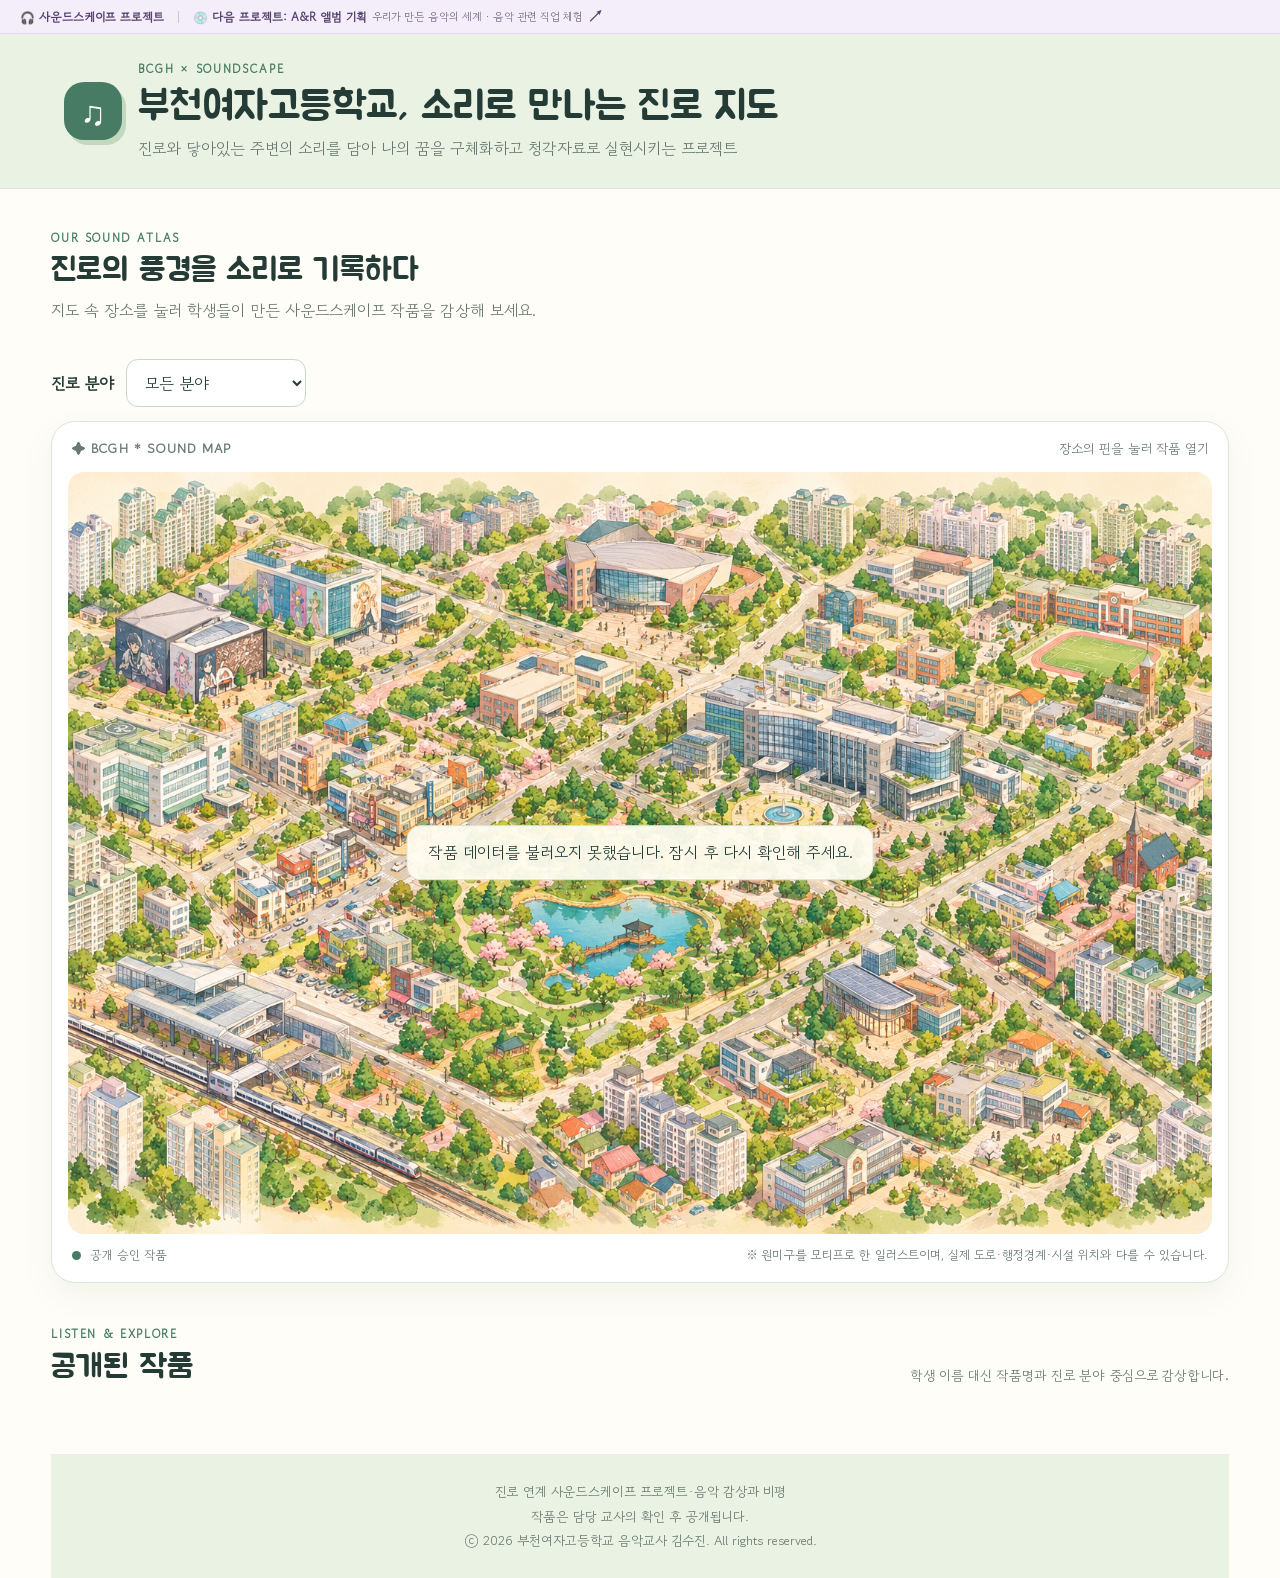
<file: index.html>
<!doctype html>
<html lang="ko">
<head>
  <meta charset="utf-8">
  <meta name="viewport" content="width=device-width, initial-scale=1">
  <meta name="description" content="진로 사운드스케이프 온라인 전시">
  <title>소리로 만나는 진로 지도</title>
  <link rel="stylesheet" href="styles.css">
</head>
<body>
  
<nav class="project-ribbon" aria-label="다른 진로 체험 프로젝트">
  <a href="./index.html" class="ribbon-home">
    🎧 사운드스케이프 프로젝트
  </a>
  <span class="ribbon-divider">|</span>
  <a href="./albums/" class="ribbon-album">
    💿 다음 프로젝트: A&R 앨범 기획
    <span class="ribbon-subtitle">우리가 만든 음악의 세계 · 음악 관련 직업 체험</span>
    <span class="ribbon-arrow">↗</span>
  </a>
</nav>

  <header class="site-header">
    <div class="brand-mark" aria-hidden="true">♫</div>
    <div>
      <p class="eyebrow">BCGH × SOUNDSCAPE</p>
      <h1>부천여자고등학교, 소리로 만나는 진로 지도</h1>
      <p class="subtitle">진로와 닿아있는 주변의 소리를 담아 나의 꿈을 구체화하고 청각자료로 실현시키는 프로젝트</p>
    </div>
  </header>

  </header>

  <main>

  <main>
   <section class="intro" id="soundscape-project">
      <div>
        <p class="section-kicker">OUR SOUND ATLAS</p>
        <h2>진로의 풍경을 소리로 기록하다</h2>
        <p>지도 속 장소를 눌러 학생들이 만든 사운드스케이프 작품을 감상해 보세요.</p>
      </div>
    </section>

    <section class="toolbar" aria-label="작품 필터">
      <label for="careerFilter">진로 분야</label>

<select id="careerFilter">
  <option value="all">모든 분야</option>
  <option value="의료·보건·바이오">의료·보건·바이오</option>
  <option value="교육·사회복지">교육·사회복지</option>
  <option value="공학·기술·IT">공학·기술·IT</option>
  <option value="인문·사회·심리">인문·사회·심리</option>
  <option value="미디어·콘텐츠·광고">미디어·콘텐츠·광고</option>
  <option value="예술·디자인">예술·디자인</option>
  <option value="공공·법률·안전">공공·법률·안전</option>
</select>

      <span id="workCount" class="work-count" aria-live="polite"></span>
    </section>

    <section class="map-frame" aria-label="일러스트 지도와 작품 핀">
      <div class="map-heading">
        <span>✦ BCGH * SOUND MAP</span>
        <span class="map-hint">장소의 핀을 눌러 작품 열기</span>
      </div>
      <div class="map-canvas" id="mapCanvas">
        <img class="map-art" src="assets/illustrated-map.png" alt="부천 원미구의 도심과 공원, 문화시설을 모티프로 만든 일러스트 지도">
        <div id="pinLayer" class="pin-layer"></div>
        <div id="emptyMessage" class="empty-message" hidden>이 분야에 등록된 작품이 아직 없어요.</div>
      </div>
      <div class="map-legend">
        <span><i class="legend-dot"></i> 공개 승인 작품</span>
        <span>※ 원미구를 모티프로 한 일러스트이며, 실제 도로·행정경계·시설 위치와 다를 수 있습니다.</span>
      </div>
    </section>

    <section class="works-section">
      <div class="section-title-row">
        <div>
          <p class="section-kicker">LISTEN & EXPLORE</p>
          <h2>공개된 작품</h2>
        </div>
        <p class="small-note">학생 이름 대신 작품명과 진로 분야 중심으로 감상합니다.</p>
      </div>
      <div id="workList" class="work-list"></div>
    </section>
  </main>

  <footer>
    <p>진로 연계 사운드스케이프 프로젝트·음악 감상과 비평</p>
    <p>작품은 담당 교사의 확인 후 공개됩니다.</p>
    <p>ⓒ 2026 부천여자고등학교 음악교사 김수진. All rights reserved.</p>
  </footer>

  <dialog id="workDialog" class="work-dialog">
    <button id="closeDialog" class="close-button" aria-label="팝업 닫기">×</button>
    <p id="dialogCareer" class="dialog-career"></p>
    <h2 id="dialogTitle"></h2>
    <p id="dialogPlace" class="dialog-place"></p>
    <div id="videoArea" class="video-area"></div>
    <h3>작품 기획 의도</h3>
    <p id="dialogDescription" class="dialog-description"></p>

    <p class="dialog-credit">작품 정보는 교사 검토 후 공개되었습니다.</p>
  </dialog>

  <script src="works.js"></script>
  <script src="app.js"></script>
</body>
</html>
</file>
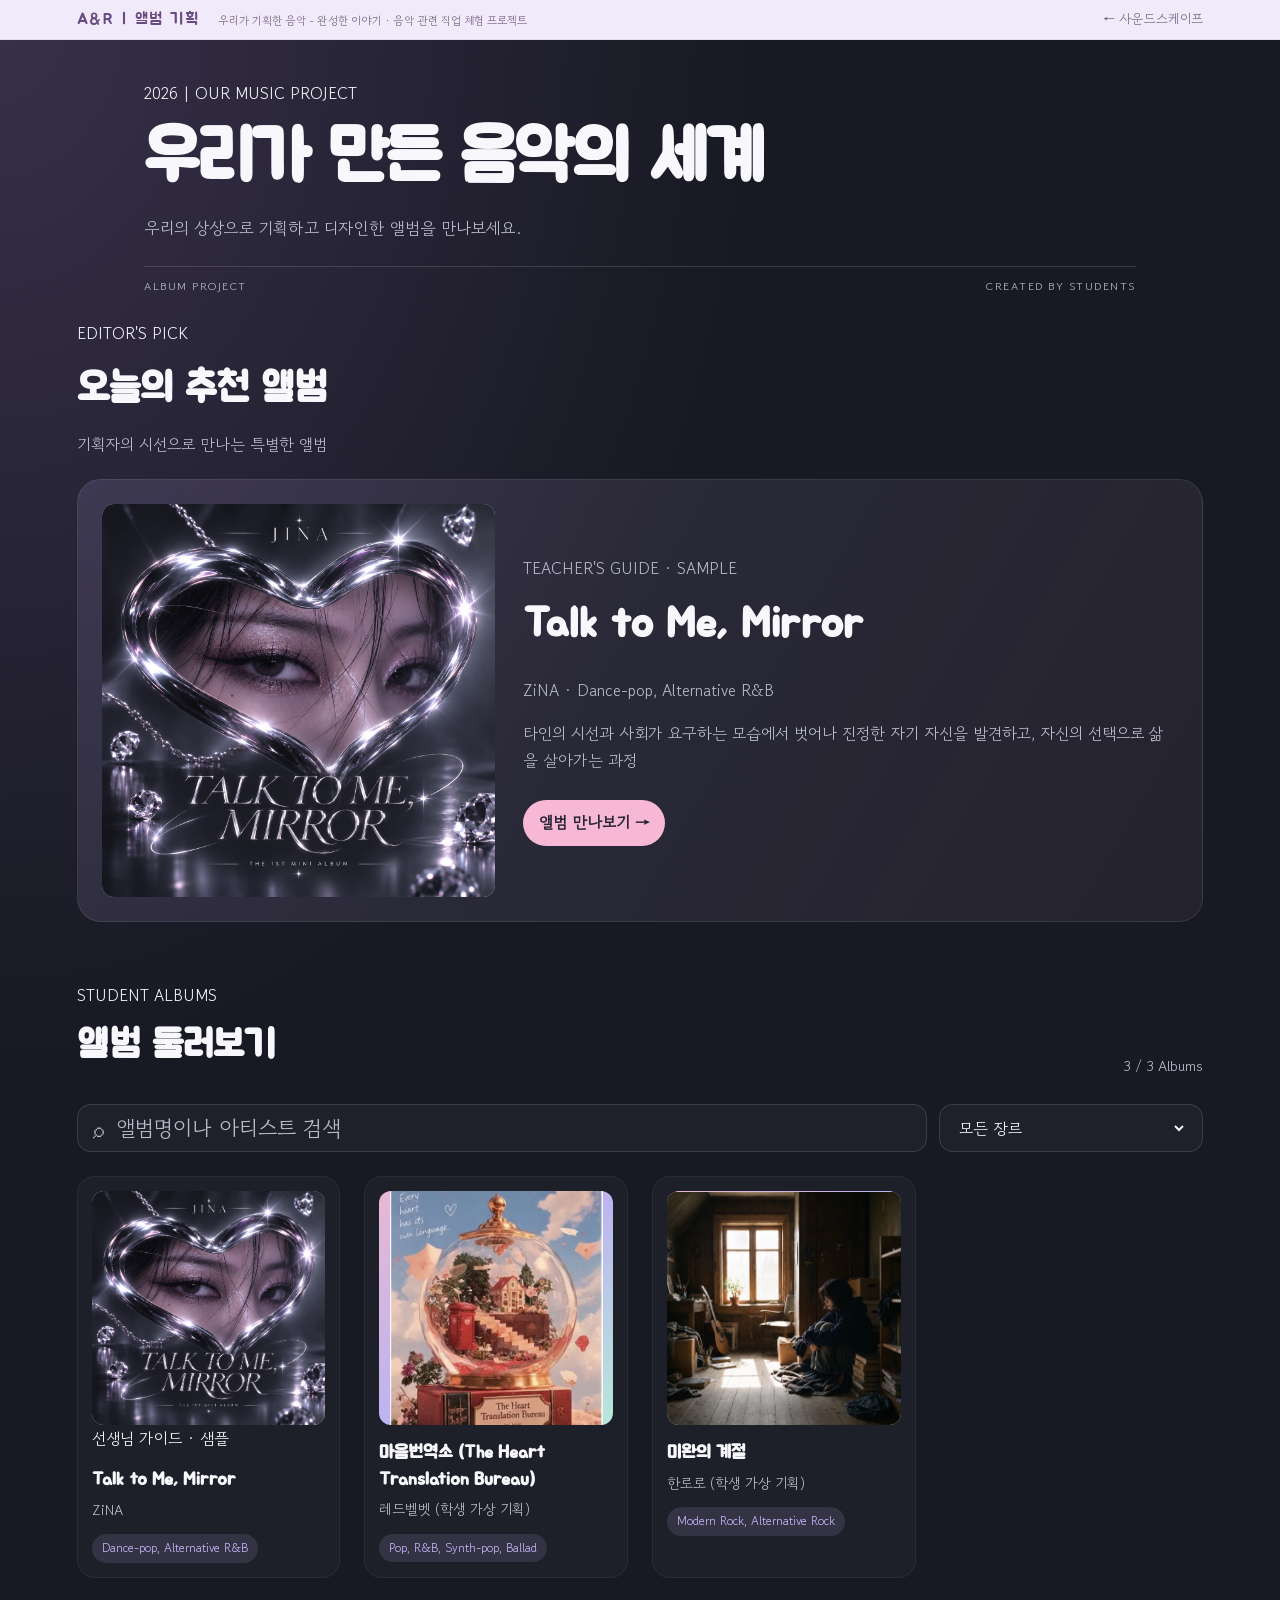
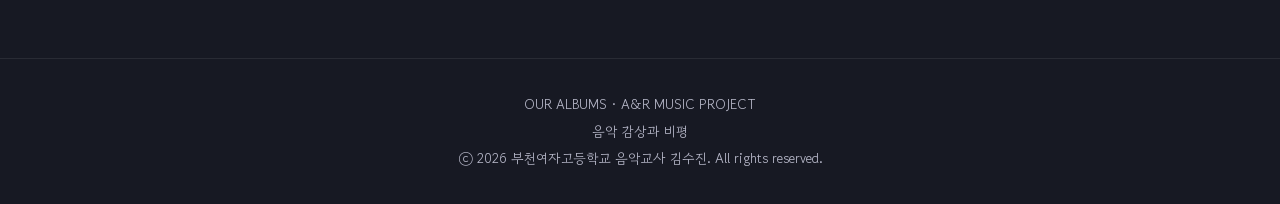
<file: albums/index.html>
<!DOCTYPE html>
<html lang="ko">
<head>
  <meta charset="UTF-8">
  <meta name="viewport" content="width=device-width, initial-scale=1.0">
  <meta name="theme-color" content="#171923">
  <title> A&R 체험 앨범 기획 프로젝트</title>
  <link rel="stylesheet" href="./style.css">
</head>
<body>

  <header class="album-header">
    <a class="brand" href="./index.html">
     A&R | 앨범 기획
      <span class="ribbon-subtitle">우리가 기획한 음악 - 완성한 이야기 · 음악 관련 직업 체험 프로젝트 </span>
    </a>

    <a class="home-link" href="../index.html">
      ← 사운드스케이프
    </a>
  </header>

  <main>
    <section class="album-hero">
      <p class="eyebrow">2026 | OUR MUSIC PROJECT</p>

      <h1>우리가 만든 음악의 세계</h1>

      <p class="hero-description">
        우리의 상상으로 기획하고 디자인한 앨범을 만나보세요.
      </p>

      <div class="hero-bottom">
        <span>ALBUM PROJECT</span>
        <span>CREATED BY STUDENTS</span>
      </div>
    </section>


<section id="featured-section" class="featured-section">
  <div class="featured-heading">
    <p class="eyebrow">EDITOR'S PICK</p>
    <h2>오늘의 추천 앨범</h2>
    <p>기획자의 시선으로 만나는 특별한 앨범</p>
  </div>
  <div id="featured-album"></div>
</section>

    <section class="album-section">
      <div class="section-heading">
        <div>
          <p class="eyebrow">STUDENT ALBUMS</p>
          <h2>앨범 둘러보기</h2>
        </div>
        <span id="album-count">0 Albums</span>
      </div>

<div class="album-controls">
  <label class="search-box">
    <span class="sr-only">앨범 검색</span>
    <span aria-hidden="true">⌕</span>
    <input
      id="album-search"
      type="search"
      placeholder="앨범명이나 아티스트 검색"
      autocomplete="off"
    >
  </label>

  <label class="filter-box">
    <span class="sr-only">장르 선택</span>
    <select id="genre-filter">
      <option value="all">모든 장르</option>
    </select>
  </label>
</div>

      <div id="album-list" class="album-grid"></div>

      <p id="empty-message" class="empty-message">
        첫 번째 앨범을 준비하고 있어요.
      </p>
    </section>

    <section id="album-detail" class="album-detail" hidden>
      <button id="close-detail" class="back-button" type="button">
        ← 앨범 목록으로
      </button>
      <div id="detail-content"></div>
    </section>
  </main>

  <footer class="album-footer">
    <p>OUR ALBUMS · A&R MUSIC PROJECT</p>
    <p>음악 감상과 비평</p>
    <p>ⓒ 2026 부천여자고등학교 음악교사 김수진. All rights reserved.</p>
  </footer>

  <script src="./app.js"></script>
</body>
</html>
</file>
<file: styles.css>
@import url('https://fonts.googleapis.com/css2?family=Gowun+Dodum&family=Jua&display=swap');

:root {
--ink: #243b36;
--muted: #687a70;
--paper: #fffdf7;
--green: #477b63;
--green-dark: #2d5946;
--peach: #f2b48d;
--line: #dce5d8;
--card: #ffffff;
}
* { box-sizing: border-box; }
body {
margin: 0; background: var(--paper); color: var(--ink);
font-family: "Gowun Dodum", sans-serif; line-height: 1.6;
}
.site-header {
display: flex; align-items: center; gap: 16px; padding: 26px max(5vw, 20px);
background: #eaf2e4; border-bottom: 1px solid var(--line);
}
.brand-mark {
width: 58px; height: 58px; border-radius: 20px; display: grid; place-items: center;
background: var(--green); color: white; font-size: 34px; box-shadow: 4px 5px 0 #c4d8bd;
}
.eyebrow, .section-kicker { margin: 0 0 4px; letter-spacing: .14em; color: var(--green); font-size: .74rem; font-weight: bold; }
h1, h2, h3, p { margin-top: 0; }
h1, h2 { font-family: "Jua", sans-serif; font-weight: 400; line-height: 1.2; }
h1 { font-size: clamp(1.65rem, 4vw, 2.5rem); margin-bottom: 5px; }
.subtitle { margin: 0; color: var(--muted); }
main { width: min(1180px, 92vw); margin: 0 auto; }
.intro { display: flex; justify-content: space-between; align-items: end; gap: 24px; padding: 40px 0 24px; }
.intro h2, .section-title-row h2 { margin-bottom: 8px; font-size: clamp(1.5rem, 3vw, 2rem); }
.intro p:last-child { margin-bottom: 0; color: var(--muted); }
.submit-link {
flex-shrink: 0; text-decoration: none; color: white; background: var(--green-dark);
padding: 12px 18px; border-radius: 999px; font-weight: bold;
}
.submit-link:hover { background: var(--green); }
.toolbar { display: flex; align-items: center; gap: 12px; margin: 12px 0 14px; }
.toolbar label { font-weight: bold; }
select { border: 1px solid #c8d8c8; background: white; color: var(--ink); padding: 10px 14px; border-radius: 12px; font: inherit; }
.work-count { margin-left: auto; color: var(--muted); font-size: .9rem; }
.map-frame { background: #fff; border: 1px solid var(--line); border-radius: 24px; padding: 16px; box-shadow: 0 12px 32px #294c3510; }
.map-heading, .map-legend { display: flex; justify-content: space-between; gap: 12px; color: var(--muted); font-size: .83rem; }
.map-heading { padding: 0 4px 12px; font-weight: bold; letter-spacing: .08em; }
.map-hint { letter-spacing: 0; font-weight: normal; }
.map-canvas { position: relative; overflow: hidden; border-radius: 16px; background: #eaf3df; isolation: isolate; }
.map-art { display: block; width: 100%; height: auto; }
.pin-layer { position: absolute; inset: 0; pointer-events: none; }
.map-pin {
position: absolute; transform: translate(-50%, -100%); pointer-events: auto;
display: inline-flex; align-items: center; justify-content: center; gap: 6px;
border: 2px solid #fffdf7; background: #315e49; color: white;
border-radius: 999px; padding: 8px 12px; min-height: 38px;
box-shadow: 0 4px 0 #24493635, 0 8px 18px #1f3d2c30;
cursor: pointer; font-family: inherit; font-weight: bold;
font-size: clamp(11px, 1.15vw, 14px); white-space: nowrap;
max-width: 32%; overflow: hidden; text-overflow: ellipsis;
transition: transform .16s ease, background .16s ease, box-shadow .16s ease;
}
.pin-icon { font-size: 1.12em; line-height: 1; flex: 0 0 auto; }
.pin-label { overflow: hidden; text-overflow: ellipsis; }
.map-pin::after {
content: ""; position: absolute; width: 9px; height: 9px; bottom: -6px;
left: calc(50% - 5px); background: #315e49; transform: rotate(45deg);
border-right: 2px solid #fffdf7; border-bottom: 2px solid #fffdf7;
}
.map-pin:hover, .map-pin:focus-visible {
background: #a95d3d; outline: 3px solid #fff8;
transform: translate(-50%, -100%) scale(1.04);
box-shadow: 0 4px 0 #24493635, 0 10px 22px #1f3d2c40;
}
.map-pin:hover::after, .map-pin:focus-visible::after { background: #a95d3d; }
.empty-message { position: absolute; left: 50%; top: 50%; transform: translate(-50%, -50%); background: #fffdf2ee; border: 1px solid var(--line); border-radius: 14px; padding: 14px 20px; text-align: center; }
.map-legend { padding: 12px 4px 0; font-size: .78rem; }
.legend-dot { display: inline-block; width: 9px; height: 9px; background: var(--green); border-radius: 50%; margin-right: 5px; }
.works-section { padding: 42px 0; }
.section-title-row { display: flex; align-items: end; justify-content: space-between; gap: 20px; margin-bottom: 18px; }
.small-note { color: var(--muted); font-size: .85rem; margin-bottom: 8px; }
.work-list { display: grid; grid-template-columns: repeat(3, minmax(0, 1fr)); gap: 14px; }
.work-card { background: white; border: 1px solid var(--line); border-radius: 18px; padding: 18px; }
.work-card .tag { display: inline-block; padding: 4px 9px; border-radius: 999px; background: #edf4e9; color: var(--green-dark); font-size: .76rem; margin-bottom: 10px; }
.work-card h3 { font-family: "Jua", sans-serif; font-size: 1.18rem; margin-bottom: 5px; }
.work-card p { color: var(--muted); font-size: .9rem; margin-bottom: 12px; }
.card-button { border: 0; border-radius: 10px; padding: 9px 12px; background: #f6e6d8; color: #70442e; font: inherit; cursor: pointer; }
footer { padding: 24px 5vw; text-align: center; background: #eaf2e4; color: var(--muted); font-size: .83rem; }
footer p { margin: 3px; }
.work-dialog { width: min(700px, 92vw); max-height: 88vh; overflow-y: auto; border: 0; border-radius: 22px; padding: 28px; color: var(--ink); box-shadow: 0 20px 80px #10281d55; }
.work-dialog::backdrop { background: #172d25b8; backdrop-filter: blur(3px); }
.close-button { float: right; border: 0; background: #edf4e9; color: var(--ink); border-radius: 50%; width: 38px; height: 38px; font-size: 1.6rem; cursor: pointer; }
.dialog-career { color: var(--green); font-size: .85rem; font-weight: bold; margin-bottom: 6px; }
.work-dialog h2 { font-size: 1.7rem; margin: 0 44px 6px 0; }
.dialog-place { color: var(--muted); font-size: .9rem; }

/* 영상 팝업 영역 */
.video-area {
  margin: 12px 0;
  background: #182a22;
  border-radius: 14px;
  overflow: hidden;
  aspect-ratio: auto;
  display: flex;
  flex-direction: column;
  align-items: stretch;
  justify-content: flex-start;
  color: white;
}

/* Google Drive 영상 */
.video-area iframe,
#videoArea iframe {
  display: block;
  width: 100%;
  height: auto;
  aspect-ratio: 16 / 9;
  min-height: 0;
  flex-shrink: 0;
  border: 0;
  border-radius: 0;
}

/* 영상 아래 안내 링크: PC와 모바일 공통 */
.video-area a,
#videoArea a {
  display: flex !important;
  align-items: center;
  box-sizing: border-box;
  width: 100%;
  height: 28px;
  min-height: 0;
  margin: 2px 0 0 !important;
  padding: 0 8px !important;
  overflow: hidden;
  color: #dcefe3;
  font-size: 12px;
  line-height: 1;
  font-weight: normal;
  text-decoration: none;
  white-space: nowrap;
  text-overflow: ellipsis;
}

.video-area a:hover,
#videoArea a:hover {
  text-decoration: underline;
}

/* 영상이 없을 때 표시되는 안내 */
.video-placeholder {
  padding: 20px;
  text-align: center;
  line-height: 1.6;
}

.video-placeholder { padding: 24px; text-align: center; }
.dialog-description { white-space: pre-line; }
.dialog-credit { border-top: 1px solid var(--line); padding-top: 12px; color: var(--muted); font-size: .8rem; margin-bottom: 0; }
@media (max-width: 720px) {
.intro, .section-title-row { align-items: start; flex-direction: column; }
.submit-link { align-self: start; }
.work-list { grid-template-columns: 1fr; }
.map-frame { padding: 9px; border-radius: 17px; }
.map-legend { flex-direction: column; gap: 4px; }
.map-pin { width: 35px; height: 35px; min-height: 35px; padding: 0; gap: 0; font-size: 15px; max-width: none; }
  

@media (max-width: 600px) {
  #videoArea iframe {
    min-height: 200px;
  }
}

.pin-label { display: none; }
.map-pin::after { width: 7px; height: 7px; bottom: -5px; left: calc(50% - 4px); }
.site-header { padding-top: 20px; padding-bottom: 20px; }
}
/* ==========================================
   감상 댓글 (styles.css 맨 아래에 이어 붙이기)
========================================== */

/* 댓글까지 들어가면 팝업이 길어지므로 팝업 안에서 스크롤 */
.work-dialog {
  max-height: 90vh;
  overflow-y: auto;
}

.comment-section {
  margin-top: 12px;
  padding-top: 20px;
  border-top: 1px solid var(--line);
}
.comment-section h3 {
  margin: 0 0 6px;
}

.comment-note {
  margin: 0 0 14px;
  font-size: 0.88rem;
  line-height: 1.6;
  opacity: 0.8;
}

.comment-list {
  display: grid;
  gap: 10px;
  margin: 0 0 16px;
  padding: 0;
  list-style: none;
}

.comment-item {
  padding: 10px 14px;
  border-radius: 14px;
  background: rgba(71, 123, 99, 0.08);
}

.comment-meta {
  display: flex;
  gap: 8px;
  align-items: baseline;
  margin: 0 0 4px;
  font-size: 0.82rem;
}

.comment-meta strong {
  color: var(--green, #477b63);
}

.comment-meta span {
  opacity: 0.6;
}

.comment-text {
  margin: 0;
  line-height: 1.6;
  white-space: pre-wrap;
  overflow-wrap: anywhere;
}

.comment-empty {
  padding: 10px 2px;
  font-size: 0.9rem;
  opacity: 0.7;
}

.comment-form {
  display: grid;
  gap: 8px;
}

.comment-form input[type="text"],
.comment-form textarea {
  width: 100%;
  box-sizing: border-box;
  padding: 10px 12px;
  border: 1px solid rgba(71, 123, 99, 0.45);
  border-radius: 12px;
  font: inherit;
  background: #fff;
}

.comment-form textarea {
  min-height: 84px;
  resize: vertical;
}

.comment-form input:focus-visible,
.comment-form textarea:focus-visible {
  outline: 2px solid var(--green, #477b63);
  outline-offset: 1px;
}

.comment-form-row {
  display: flex;
  gap: 10px;
  align-items: center;
  justify-content: space-between;
}

.comment-count {
  font-size: 0.8rem;
  opacity: 0.65;
}

.comment-submit {
  padding: 9px 20px;
  border: 0;
  border-radius: 999px;
  font: inherit;
  color: #fff;
  background: var(--green, #477b63);
  cursor: pointer;
}

.comment-submit:disabled {
  opacity: 0.55;
  cursor: wait;
}

.comment-status {
  min-height: 1.4em;
  margin: 0;
  font-size: 0.88rem;
}

.comment-status.is-error {
  color: #b3402a;
}

.comment-status.is-ok {
  color: var(--green, #477b63);
}

/* 자동 입력 방지용 숨은 칸 (사람에게는 보이지 않음) */
.comment-hp {
  position: absolute;
  left: -9999px;
  width: 1px;
  height: 1px;
  overflow: hidden;
}

/* A&R 앨범 전시 페이지 연결 카드 */
.album-project-link {
  display: flex;
  align-items: center;
  gap: 22px;
  margin: 28px 0;
  padding: 26px 30px;
  border: 1px solid #eadcf8;
  border-radius: 22px;
  background: linear-gradient(120deg, #f6edff, #fff0f5, #eefbf6);
}

.album-link-icon {
  display: flex;
  align-items: center;
  justify-content: center;
  flex-shrink: 0;
  width: 68px;
  height: 68px;
  border-radius: 20px;
  background: #ffffffb8;
  font-size: 2rem;
}

.album-link-text {
  flex: 1;
}

.album-link-text .section-kicker {
  margin-bottom: 6px;
}

.album-link-text h2 {
  margin: 0 0 8px;
  font-size: 1.35rem;
}

.album-link-text > p:last-child {
  margin: 0;
  line-height: 1.6;
}

.album-link-button {
  display: inline-block;
  flex-shrink: 0;
  padding: 13px 18px;
  border-radius: 999px;
  background: #5b4b80;
  color: white;
  text-decoration: none;
  font-weight: bold;
  transition: transform 0.2s, background 0.2s;
}

.album-link-button:hover {
  transform: translateY(-2px);
  background: #463662;
}

@media (max-width: 640px) {
  .album-project-link {
    flex-wrap: wrap;
    gap: 14px;
    padding: 22px;
  }

  .album-link-icon {
    width: 54px;
    height: 54px;
  }

  .album-link-text {
    flex-basis: calc(100% - 75px);
  }

  .album-link-button {
    width: 100%;
    text-align: center;
    box-sizing: border-box;
  }
}

/* 진로 체험 프로젝트 선택 메뉴 */
.project-nav {
  display: grid;
  grid-template-columns: repeat(2, minmax(0, 1fr));
  gap: 16px;
  padding: 22px max(5vw, 20px);
  background: #fffdf7;
  border-bottom: 1px solid #e8e6df;
}

.project-nav-item {
  display: flex;
  align-items: center;
  gap: 15px;
  min-width: 0;
  padding: 18px 20px;
  border: 1px solid transparent;
  border-radius: 18px;
  color: #243b36;
  text-decoration: none;
  transition: transform 0.2s, box-shadow 0.2s;
}

.project-nav-item:hover {
  transform: translateY(-3px);
  box-shadow: 0 8px 22px #243b3612;
}

.soundscape-nav {
  background: #edf4e8;
  border-color: #dce8d5;
}

.album-nav {
  background: linear-gradient(120deg, #f3eaff, #fff0f5);
  border-color: #eadcf8;
}

.project-nav-icon {
  display: grid;
  place-items: center;
  flex-shrink: 0;
  width: 48px;
  height: 48px;
  border-radius: 15px;
  background: #ffffffb8;
  font-size: 1.6rem;
}

.project-nav-item strong,
.project-nav-item small {
  display: block;
}

.project-nav-item strong {
  font-family: "Jua", sans-serif;
  font-size: 1.15rem;
  font-weight: 400;
}

.project-nav-item small {
  margin-top: 4px;
  color: #687a70;
  font-size: 0.82rem;
  line-height: 1.5;
}

.project-nav-arrow {
  margin-left: auto;
  font-size: 1.25rem;
  color: #8065a8;
}

@media (max-width: 600px) {
  .project-nav {
    grid-template-columns: 1fr;
    gap: 10px;
    padding-top: 16px;
    padding-bottom: 16px;
  }

  .project-nav-item {
    padding: 15px;
  }
}


/* 최상단 프로젝트 링크 띠 */
.project-ribbon {
  position: sticky;
  top: 0;
  z-index: 1000;
  display: flex;
  align-items: center;
  flex-wrap: wrap;
  gap: 12px;
  min-height: 34px;
  padding: 5px 20px;
  box-sizing: border-box;
  background: #f3eef9;
  border-bottom: 1px solid #e4d9f0;
  font-size: 12px;
  line-height: 1.5;
}

.project-ribbon a {
  display: inline-flex;
  align-items: center;
  gap: 6px;
  color: #57436f;
  text-decoration: none;
}

.project-ribbon a:hover {
  color: #9a5cb5;
  text-decoration: underline;
}

.ribbon-home {
  white-space: nowrap;
  font-weight: 600;
}

.ribbon-divider {
  color: #c2b4d2;
}

.ribbon-album {
  flex-wrap: wrap;
  font-weight: 600;
}

.ribbon-subtitle {
  color: #796b87;
  font-size: 11px;
  font-weight: 400;
}

.ribbon-arrow {
  font-size: 14px;
}

@media (max-width: 600px) {
  .project-ribbon {
    gap: 5px 9px;
    padding: 7px 12px;
  }

  .ribbon-subtitle {
    display: none;
  }
}
</file>
<file: albums/style.css>
@import url('https://fonts.googleapis.com/css2?family=Gowun+Dodum&family=Jua&display=swap');

:root {
  --bg: #171923;
  --panel: #222431;
  --panel-hover: #2c2f40;
  --text: #f8f7fc;
  --muted: #b9bacb;
  --pink: #f6b8d5;
  --lavender: #c9baff;
  --mint: #b9eadb;
  --yellow: #ffe6a6;
  --peach: #ffcdb9;
}

* {
  box-sizing: border-box;
}

html {
  scroll-behavior: smooth;
}

body {
  margin: 0;
  min-height: 100vh;
  background:
    radial-gradient(ellipse at top left, #39304a 0, transparent 42%),
    var(--bg);
  color: var(--text);
  font-family: 'Gowun Dodum', sans-serif;
  line-height: 1.7;
}

a {
  color: inherit;
  text-decoration: none;
}

button {
  font: inherit;
}


.album-header {
  display: flex;
  justify-content: space-between;
  align-items: center;
  gap: 16px;
  min-height: 38px;
  padding: 6px 6%;
  box-sizing: border-box;
  background: #f1eafa;
  border-bottom: 1px solid #e5d9f0;
}

.brand {
  font-family: 'Jua', sans-serif;
  font-size: 1rem;
  letter-spacing: 1.5px;
  color: #684b80;
  text-decoration: none;
  white-space: nowrap;
}

.home-link {
  color: #796b87;
  font-size: 0.82rem;
  text-decoration: none;
  white-space: nowrap;
  transition: color 0.2s;
}

.home-link:hover {
  color: #a06ac0;
}

main {
  width: min(1160px, 88%);
  margin: 0 auto;
}

.album-hero {
  padding: 40px 6% 24px;
  box-sizing: border-box;
  max-width: 1200px;
  margin: 0 auto;
}


.eyebrow {
  margin: 0 0 8px;
}

.album-hero h1 {
  margin: 0;
  font-family: 'Jua', sans-serif;
  font-size: clamp(2.2rem, 6vw, 4.4rem);
  line-height: 1.25;
  letter-spacing: -1px;
}

.album-hero > p.hero-description {
  margin: 12px 0 0;
  color: var(--muted);
  font-size: 1.05rem;
  line-height: 1.6;
}

.hero-bottom {
  display: flex;
  flex-wrap: wrap;
  justify-content: space-between;
  gap: 8px 20px;
  margin-top: 24px;
  padding-top: 10px;
  border-top: 1px solid #ffffff24;
  color: var(--muted);
  font-size: 0.7rem;
  letter-spacing: 1.5px;
}

.album-section {
  padding-bottom: 80px;
}

.section-heading {
  display: flex;
  align-items: end;
  justify-content: space-between;
  gap: 16px;
  margin-bottom: 26px;
}

.section-heading .eyebrow {
  margin-bottom: 4px;
}

.section-heading h2 {
  margin: 0;
  font-family: 'Jua', sans-serif;
  font-size: clamp(1.7rem, 4vw, 2.4rem);
}

#album-count {
  color: var(--muted);
  font-size: 0.9rem;
  white-space: nowrap;
}

.album-grid {
  display: grid;
  grid-template-columns: repeat(4, minmax(0, 1fr));
  gap: 24px;
}

.album-card {
  min-width: 0;
  padding: 14px;
  overflow: hidden;
  border: 1px solid #ffffff0d;
  border-radius: 18px;
  background: #ffffff08;
  cursor: pointer;
  transition:
    transform 0.22s ease,
    background 0.22s ease,
    border-color 0.22s ease;
}

.album-card:hover {
  transform: translateY(-5px);
  background: var(--panel-hover);
  border-color: #ffffff25;
}

.album-cover {
  display: block;
  width: 100%;
  aspect-ratio: 1;
  object-fit: cover;
  border-radius: 12px;
  background: linear-gradient(
    135deg,
    #e8b8d3,
    #bdb4f0,
    #b6e8d9
  );
}

.album-card h3 {
  margin: 15px 0 4px;
  overflow-wrap: anywhere;
  font-family: 'Jua', sans-serif;
  font-size: 1.15rem;
  line-height: 1.45;
}

.album-artist {
  margin: 0;
  color: var(--muted);
  font-size: 0.9rem;
  overflow-wrap: anywhere;
}

.album-genre {
  display: inline-block;
  margin-top: 12px;
  padding: 4px 10px;
  border-radius: 999px;
  background: #c9baff20;
  color: var(--lavender);
  font-size: 0.76rem;
}

.empty-message {
  padding: 40px 20px;
  border: 1px dashed #ffffff2b;
  border-radius: 16px;
  color: var(--muted);
  text-align: center;
}

.album-detail {
  padding: 0 0 80px;
  scroll-margin-top: 24px;
}

.album-detail[hidden] {
  display: none;
}

.back-button {
  margin-bottom: 28px;
  padding: 10px 16px;
  border: 1px solid #ffffff26;
  border-radius: 999px;
  background: transparent;
  color: var(--text);
  cursor: pointer;
}

.back-button:hover {
  background: var(--panel);
}

.detail-layout {
  display: grid;
  grid-template-columns: minmax(220px, 0.85fr) minmax(0, 1.15fr);
  gap: 38px;
  align-items: start;
}

.detail-cover {
  width: 100%;
  aspect-ratio: 1;
  object-fit: cover;
  border-radius: 18px;
  box-shadow: 0 18px 60px #0004;
}

.detail-info h2 {
  margin: 0 0 8px;
  font-family: 'Jua', sans-serif;
  font-size: clamp(2rem, 5vw, 3.2rem);
  line-height: 1.25;
  overflow-wrap: anywhere;
}

.detail-info > p {
  color: var(--muted);
}


/* 앨범 상세 정보 */
.detail-description {
  margin-top: 16px;
  padding: 14px 0;
  border: 0;
  border-bottom: 1px solid #ffffff24;
  border-radius: 0;
  background: transparent;
  white-space: pre-line;
  overflow-wrap: anywhere;
}

.detail-description h3,
.track-section h3 {
  margin: 0 0 6px;
  font-family: 'Jua', sans-serif;
  line-height: 1.45;
}

.detail-description p {
  margin: 0;
  color: var(--muted);
  line-height: 1.6;
}

.track-section {
  margin-top: 20px;
}


.track-list {
  padding: 0;
  list-style: none;
}

.track-item {
  display: flex;
  gap: 14px;
  align-items: start;
  padding: 14px 0;
  border-bottom: 1px solid #ffffff15;
}

.track-body {
  flex: 1;
  min-width: 0;
}

.track-number {
  color: var(--pink);
  font-weight: bold;
  min-width: 24px;
}

.track-item strong {
  display: block;
}

.track-description {
  display: block;
  color: var(--muted);
  font-size: 0.9rem;
  overflow-wrap: anywhere;
}

.album-footer {
  padding: 30px 6%;
  border-top: 1px solid #ffffff14;
  color: var(--muted);
  text-align: center;
  font-size: 0.85rem;
}

.album-footer p {
  margin: 4px 0;
}

@media (max-width: 900px) {
  .album-grid {
    grid-template-columns: repeat(3, minmax(0, 1fr));
    gap: 16px;
  }
}

@media (max-width: 620px) {
  .album-header {
    padding: 18px 5%;
  }

  .brand {
    font-size: 1.2rem;
  }

  .home-link {
    font-size: 0.8rem;
  }

  main {
    width: 90%;
  }

  .album-hero {
    padding: 60px 0 46px;
  }

  .album-grid {
    grid-template-columns: repeat(2, minmax(0, 1fr));
    gap: 12px;
  }

  .album-card {
    padding: 10px;
    border-radius: 14px;
  }

  .album-card h3 {
    font-size: 1rem;
  }

  .detail-layout {
    grid-template-columns: 1fr;
    gap: 24px;
  }

  .detail-cover {
    max-width: 420px;
  }

  .section-heading {
    align-items: start;
  }
}


.cover-placeholder {
  display: flex;
  flex-direction: column;
  justify-content: space-between;
  align-items: flex-start;
  padding: 18px;
  color: #292538;
  overflow-wrap: anywhere;
}

.cover-placeholder span {
  font-size: 0.7rem;
  font-weight: bold;
  letter-spacing: 2px;
}

.cover-placeholder strong {
  font-family: 'Jua', sans-serif;
  font-size: clamp(1.2rem, 2vw, 1.8rem);
  line-height: 1.25;
}

/* 접근성: 화면에는 숨기되 스크린 리더에서는 읽을 수 있게 */
.sr-only {
  position: absolute;
  width: 1px;
  height: 1px;
  padding: 0;
  margin: -1px;
  overflow: hidden;
  clip: rect(0, 0, 0, 0);
  white-space: nowrap;
  border: 0;
}

.album-controls {
  display: flex;
  gap: 12px;
  margin-bottom: 24px;
}

.search-box,
.filter-box {
  display: flex;
  align-items: center;
  gap: 10px;
  min-height: 48px;
  padding: 0 15px;
  border: 1px solid #ffffff20;
  border-radius: 14px;
  background: #ffffff09;
  color: var(--muted);
}

.search-box {
  flex: 1;
  min-width: 0;
  font-size: 1.35rem;
}

.search-box input,
.filter-box select {
  width: 100%;
  min-width: 0;
  border: 0;
  outline: none;
  background: transparent;
  color: var(--text);
  font: inherit;
}

.search-box input::placeholder {
  color: var(--muted);
}

.filter-box select {
  cursor: pointer;
}

.filter-box option {
  background: #222431;
  color: #ffffff;
}

.search-box:focus-within,
.filter-box:focus-within {
  border-color: var(--lavender);
}

.featured-section {
  margin-bottom: 60px;
}

.featured-heading {
  margin-bottom: 20px;
}

.featured-heading h2 {
  margin: 0;
  font-family: 'Jua', sans-serif;
  font-size: clamp(1.8rem, 4vw, 2.5rem);
}

.featured-heading > p:last-child {
  color: var(--muted);
  margin-top: 8px;
}

.featured-card {
  display: grid;
  grid-template-columns: minmax(180px, 0.75fr) minmax(0, 1.25fr);
  gap: 28px;
  align-items: center;
  padding: 24px;
  border: 1px solid #ffffff16;
  border-radius: 24px;
  background: linear-gradient(120deg, #c9baff22, #f6b8d510);
  cursor: pointer;
  transition: background 0.2s, transform 0.2s;
}

.featured-card:hover {
  background: linear-gradient(120deg, #c9baff35, #f6b8d51c);
  transform: translateY(-3px);
}

.featured-card .album-cover {
  width: 100%;
}

.featured-copy h3 {
  margin: 8px 0;
  font-family: 'Jua', sans-serif;
  font-size: clamp(1.6rem, 4vw, 2.6rem);
  overflow-wrap: anywhere;
}

.featured-copy p {
  color: var(--muted);
}

.featured-open {
  display: inline-block;
  margin-top: 10px;
  padding: 9px 16px;
  border-radius: 999px;
  background: var(--pink);
  color: #292538;
  font-weight: bold;
}

.no-results {
  grid-column: 1 / -1;
  padding: 36px 16px;
  color: var(--muted);
  text-align: center;
  border: 1px dashed #ffffff2b;
  border-radius: 16px;
}

@media (max-width: 620px) {
  .album-controls {
    flex-direction: column;
  }

  .filter-box {
    min-height: 44px;
  }

  .featured-card {
    grid-template-columns: 1fr;
    gap: 18px;
    padding: 16px;
  }

  .featured-card .album-cover {
    max-width: 320px;
  }
}


/* A&R 띠지의 보조 설명 */
.album-header .brand .ribbon-subtitle {
  display: inline;
  margin-left: 12px;
  color: #796b87;
  font-family: 'Gowun Dodum', sans-serif;
  font-size: 0.7rem;
  font-weight: 400;
  letter-spacing: 0;
  line-height: 1.4;
  vertical-align: middle;
}

/* 태블릿 */
@media (max-width: 900px) {
  .album-header {
    padding: 10px 4%;
    gap: 12px;
  }

  .album-header .brand {
    font-size: 0.95rem;
    letter-spacing: 0.5px;
  }

  .album-header .brand .ribbon-subtitle {
    margin-left: 6px;
    font-size: 0.68rem;
  }

  .home-link {
    font-size: 0.78rem;
  }
}

/* 모바일 */
@media (max-width: 620px) {
  .album-header {
    flex-direction: column;
    align-items: flex-start;
    gap: 4px;
    padding: 10px 5%;
  }

  .album-header .brand {
    display: block;
    white-space: normal;
    font-size: 1rem;
    line-height: 1.5;
  }

  .album-header .brand .ribbon-subtitle {
    display: block;
    margin: 2px 0 0;
    font-size: 0.72rem;
    line-height: 1.5;
  }

  .home-link {
    display: block;
    white-space: normal;
    font-size: 0.78rem;
  }

  .album-hero {
    padding: 36px 0 24px;
  }

  .album-hero h1 {
    font-size: clamp(2rem, 9vw, 2.8rem);
    overflow-wrap: anywhere;
  }

  .album-hero > p.hero-description {
    font-size: 0.95rem;
  }

  .hero-bottom {
    margin-top: 18px;
    font-size: 0.65rem;
    letter-spacing: 1px;
  }

  .album-section {
    padding-bottom: 48px;
  }

  .section-heading {
    gap: 8px;
    margin-bottom: 18px;
  }

  .album-grid {
    grid-template-columns: repeat(2, minmax(0, 1fr));
    gap: 12px;
  }

  .album-card {
    padding: 9px;
  }

  .album-card h3 {
    margin-top: 10px;
    font-size: 0.95rem;
  }

  .album-genre {
    font-size: 0.68rem;
    padding: 4px 8px;
  }

  .featured-section {
    margin-bottom: 36px;
  }

  .featured-card {
    padding: 14px;
    gap: 14px;
  }

  .detail-layout {
    grid-template-columns: minmax(0, 1fr);
    gap: 20px;
  }

  .detail-cover {
    width: 100%;
    max-width: 360px;
  }

  .detail-info h2 {
    font-size: 2rem;
  }

  .detail-description {
    padding: 12px 0;
    font-size: 0.92rem;
  }

  .track-item {
    gap: 10px;
    padding: 12px 0;
  }

  .album-footer {
    padding: 24px 5%;
  }
}

/* ===================================
   타이틀 곡 플레이어 디자인만 수정
   =================================== */

.title-track-player {
  margin-top: 18px;
  padding: 20px;
  border: 1px solid #d9cafa;
  border-radius: 20px;
  background: linear-gradient(
    145deg,
    #f4edff 0%,
    #eee8ff 55%,
    #fcecf5 100%
  );
  color: #403653;
  box-shadow: 0 10px 28px #00000018;
  overflow: hidden;
}

.title-track-label {
  display: inline-flex;
  align-items: center;
  gap: 6px;
  margin: 0 0 8px;
  padding: 5px 11px;
  border-radius: 999px;
  background: #dcd0fa;
  color: #634b91;
  font-family: 'Jua', sans-serif;
  font-size: 0.75rem;
  letter-spacing: 1px;
}

.title-track-name {
  margin: 0 0 14px;
  color: #403653;
  font-family: 'Jua', sans-serif;
  font-size: 1.3rem;
  line-height: 1.4;
  overflow-wrap: anywhere;
}

.title-track-audio {
  display: block;
  width: 100%;
  height: 44px;
  margin-top: 8px;
  border-radius: 999px;
}

.title-track-pending {
  margin: 8px 0 0;
  color: #796b91;
  font-size: 0.9rem;
  line-height: 1.6;
}

@media (max-width: 620px) {
  .title-track-player {
    margin-top: 14px;
    padding: 16px;
    border-radius: 16px;
  }

  .title-track-name {
    font-size: 1.15rem;
  }

  .title-track-audio {
    height: 42px;
  }
}

/* ===================================
   기획서 버튼 · Suno 플레이어
   =================================== */

.pdf-link,
.suno-link {
  display: inline-block;
  margin-top: 10px;
  padding: 9px 16px;
  border-radius: 999px;
  font-weight: bold;
  color: #292538;
}

.pdf-link {
  background: var(--yellow);
}

.suno-link {
  background: var(--pink);
}

.track-item .suno-link {
  font-size: 0.82rem;
}

.suno-player {
  display: block;
  width: 100%;
  height: 240px;
  margin-top: 10px;
  border: 0;
  border-radius: 12px;
}

/* 정사각형이 아닌 자켓도 잘리지 않게 표시 */
img.album-cover,
img.detail-cover {
  object-fit: contain;
}
</file>
